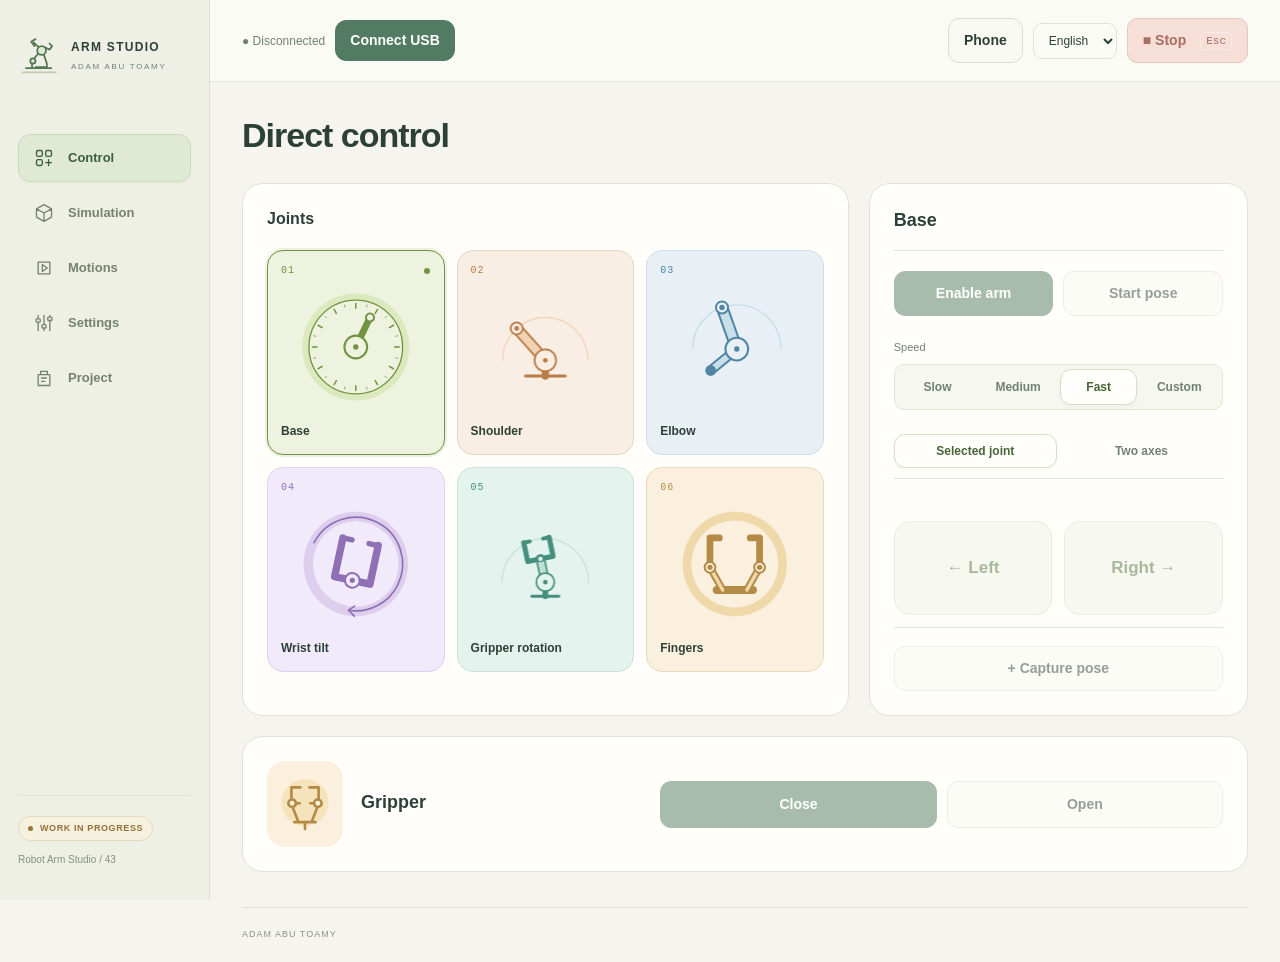
<file: index.html>
<!doctype html>
<html lang="en" dir="ltr">
<head>
<meta charset="utf-8">
<meta name="viewport" content="width=device-width,initial-scale=1">
<meta name="theme-color" content="#f5f4ee">
<title>Robot Arm Studio — Adam Abu Toamy</title>
<link rel="icon" href="assets/favicon.svg">
<link rel="stylesheet" href="interface.css?v=43">
</head>
<body>
<a class="skip-link" href="#mainContent">انتقل للمحتوى</a>
<aside class="sidebar">
<a class="brand" href="#control">
<span class="brand-icon">
<svg viewBox="0 0 48 48" fill="none" stroke="currentColor" stroke-width="2" stroke-linecap="round" stroke-linejoin="round" aria-hidden="true">
<path d="M9 40h29M16 39v-7l11-13-9-8M20 7l-5 3 4 5M30 16l6 3 3-4-3-3M29 23l4 12v4H20">
</path>
<circle cx="27" cy="20" r="5" fill="#e0e9d4">
</circle>
<circle cx="17" cy="32" r="3" fill="#e0e9d4">
</circle>
<path d="M5 45h38" stroke="#c0cdb1">
</path>
</svg>
</span>
<div>
<strong>ARM STUDIO</strong>
<small>ADAM ABU TOAMY</small>
</div>
</a>
<nav aria-label="الصفحات">
<button data-page="control" class="nav-item">
<span aria-hidden="true">
<svg viewBox="0 0 24 24" fill="none" stroke="currentColor" stroke-width="1.6" stroke-linecap="round" stroke-linejoin="round" aria-hidden="true">
<rect x="3" y="3" width="7" height="7" rx="2">
</rect>
<rect x="14" y="3" width="7" height="7" rx="2">
</rect>
<rect x="3" y="14" width="7" height="7" rx="2">
</rect>
<path d="M14 17.5h7m-3.5-3.5v7">
</path>
</svg>
</span>
<b>التحكم</b>
</button>
<button data-page="simulation" class="nav-item">
<span aria-hidden="true">
<svg viewBox="0 0 24 24" fill="none" stroke="currentColor" stroke-width="1.6" stroke-linecap="round" stroke-linejoin="round" aria-hidden="true">
<path d="m12 2 9 5-9 5-9-5 9-5Zm-9 5v10l9 5 9-5V7M12 12v10">
</path>
</svg>
</span>
<b>المحاكاة</b>
</button>
<button data-page="library" class="nav-item">
<span aria-hidden="true">
<svg viewBox="0 0 24 24" fill="none" stroke="currentColor" stroke-width="1.6" stroke-linecap="round" stroke-linejoin="round" aria-hidden="true">
<path d="M5 5h14v14H5z">
</path>
<path d="m10 8 6 4-6 4V8Z">
</path>
</svg>
</span>
<b>الحركات</b>
</button>
<button data-page="settings" class="nav-item">
<span aria-hidden="true">
<svg viewBox="0 0 24 24" fill="none" stroke="currentColor" stroke-width="1.6" stroke-linecap="round" stroke-linejoin="round" aria-hidden="true">
<path d="M5 3v18M12 3v18M19 3v18">
</path>
<rect x="2.5" y="7" width="5" height="4" rx="1" fill="#eef0e5">
</rect>
<rect x="9.5" y="14" width="5" height="4" rx="1" fill="#eef0e5">
</rect>
<rect x="16.5" y="5" width="5" height="4" rx="1" fill="#eef0e5">
</rect>
</svg>
</span>
<b>الإعدادات</b>
</button>
<button data-page="project" class="nav-item">
<span aria-hidden="true">
<svg viewBox="0 0 24 24" fill="none" stroke="currentColor" stroke-width="1.6" stroke-linecap="round" stroke-linejoin="round" aria-hidden="true">
<path d="M5 8h14v13H5zM8 8V4h8v4M9 12h6M9 16h4">
</path>
</svg>
</span>
<b>المشروع</b>
</button>
</nav>
<div class="sidebar-bottom">
<span class="wip">قيد التطوير</span>
<p>Robot Arm Studio / 43</p>
</div>
</aside>
<div class="app-shell">
<header class="topbar">
<div class="connection-group">
<span id="badge" class="badge">● غير متصل</span>
<select id="usbPort" aria-label="منفذ USB" hidden="">
</select>
<button id="refreshPorts" title="تحديث المنافذ" hidden="">↻</button>
<button id="connect" class="primary">اتصال USB</button>
<button id="disconnect" disabled="">فصل</button>
</div>
<div class="topbar-actions">
<button id="phoneAccess">الهاتف</button>
<select id="languageSelect" aria-label="اللغة">
<option value="en">English</option>
<option value="ar">العربية</option>
</select>
<button id="stop" class="stop-button" disabled="">■ إيقاف <kbd>Esc</kbd>
</button>
</div>
</header>
<main id="mainContent">
<div id="status" role="status" aria-live="polite" hidden="">
</div>
<section id="page-control" class="page">
<div class="page-heading">
<div>

<h1>التحكم المباشر</h1>
</div>

</div>
<div class="control-layout">
<section class="panel axes-panel">
<div class="panel-heading">
<h2>المفاصل</h2>
</div>
<div class="axis-list">
<div id="view0" class="axis-tile">
<button id="joint0" class="axis-button">
<span class="axis-index">01</span>
<canvas class="joint-canvas" aria-hidden="true">
</canvas>
<span class="axis-info">
<b>القاعدة</b>
<small id="a0">غير متصل</small>
</span>
</button>
</div>
<div id="view1" class="axis-tile">
<button id="joint1" class="axis-button">
<span class="axis-index">02</span>
<canvas class="joint-canvas" aria-hidden="true">
</canvas>
<span class="axis-info">
<b>الكتف</b>
<small id="a1">غير متصل</small>
</span>
</button>
</div>
<div id="view2" class="axis-tile">
<button id="joint2" class="axis-button">
<span class="axis-index">03</span>
<canvas class="joint-canvas" aria-hidden="true">
</canvas>
<span class="axis-info">
<b>الكوع</b>
<small id="a2">غير متصل</small>
</span>
</button>
</div>
<div id="view3" class="axis-tile">
<button id="joint3" class="axis-button">
<span class="axis-index">04</span>
<canvas class="joint-canvas" aria-hidden="true">
</canvas>
<span class="axis-info">
<b>إمالة الرسغ</b>
<small id="a3">غير متصل</small>
</span>
</button>
</div>
<div id="view4" class="axis-tile">
<button id="joint4" class="axis-button">
<span class="axis-index">05</span>
<canvas class="joint-canvas" aria-hidden="true">
</canvas>
<span class="axis-info">
<b>دوران المقبض</b>
<small id="a4">غير متصل</small>
</span>
</button>
</div>
<div id="view5" class="axis-tile">
<button id="joint5" class="axis-button">
<span class="axis-index">06</span>
<canvas class="joint-canvas" aria-hidden="true">
</canvas>
<span class="axis-info">
<b>الأصابع</b>
<small id="a5">غير متصل</small>
</span>
</button>
</div>
</div>
</section>
<section class="panel motion-panel">
<div class="panel-heading">
<h2 id="jointTitle">القاعدة</h2>

</div>
<div class="activation">
<button id="armAll" disabled="" class="primary">تفعيل الذراع</button>
<button id="center" disabled="">وضع البداية</button>
</div>
<label class="control-label">السرعة</label>
<div class="speeds segmented">
<button data-speed="100">هادئة</button>
<button data-speed="250">متوسطة</button>
<button data-speed="450" class="selected">سريعة</button>
<button id="manualToggle" aria-expanded="false" aria-controls="manualSpeed" aria-pressed="false">مخصصة</button>
</div>
<div id="manualSpeed" class="range-box" hidden="">
<div class="row between">
<label for="speedSlider">سرعة المفصل</label>
<output id="speedValue" dir="ltr">450 µs/s</output>
</div>
<input id="speedSlider" type="range" min="50" max="4000" step="50" value="450">
<span id="speedCap" class="mono" hidden="">4000 µs/s</span>
</div>
<div class="mode-switch segmented">
<button data-jog-mode="joint" class="selected">المفصل المحدد</button>
<button data-jog-mode="dual">محوران معًا</button>
</div>
<div id="singleJog">
<div class="directions">
<button id="left" class="drive" disabled="">↶ اتجاه 1</button>
<button id="right" class="drive" disabled="">اتجاه 2 ↷</button>
</div>

</div>
<div id="dualJog" hidden="">
<div class="dpad">
<button data-arrow="ArrowUp" aria-label="أعلى">↑</button>
<button data-arrow="ArrowLeft" aria-label="يسار">←</button>
<button data-arrow="ArrowDown" aria-label="أسفل">↓</button>
<button data-arrow="ArrowRight" aria-label="يمين">→</button>
</div>
<div class="keyboard-strip">
<span id="mappingLR">
</span>
<span id="mappingUD">
</span>
<button id="cycleAxis">تبديل المحور</button>
</div>
</div>
<div class="capture-bar">
<button id="capture" disabled="">+ حفظ وضعية</button>
</div>
</section>
<section class="panel grip-panel">
<div class="panel-heading">
<h2>المقبض</h2>

</div>
<div class="grip-symbol" aria-hidden="true">
<svg viewBox="0 0 90 90" fill="none" stroke="currentColor" stroke-width="3.5" stroke-linecap="round" stroke-linejoin="round" aria-hidden="true">
<circle cx="45" cy="43" r="31" fill="#f5e3bb" stroke="none">
</circle>
<path d="M31 69h28M36 68l-9-23V23h12M54 68l9-23V23H51">
</path>
<path d="M28 44h10m14 0h10M45 69v9">
</path>
<circle cx="28" cy="44" r="5" fill="#fbf0de">
</circle>
<circle cx="62" cy="44" r="5" fill="#fbf0de">
</circle>
</svg>
</div>
<div class="stack">
<button id="grip" class="primary" disabled="">إمساك</button>
<button id="openFast" disabled="">فتح</button>
</div>

</section>
</div>
</section>
<section id="page-simulation" class="page workspace-page" hidden="">
<div class="workspace-layout">
<section class="panel xyz-card">
<div class="row">
<h2>مساحة الحركة</h2>
<button id="xyzFront">أمامي</button>
<button id="xyzSide">جانبي</button>
<button id="xyzTop">علوي</button>
<button id="xyzReset">منظور</button>
<span class="preview-kind" id="previewKindBadge" hidden="">عرض توضيحي</span>
</div>
<div id="xyzStage">
<canvas id="stlCanvas" aria-label="الروبوت من STL داخل مساحة XYZ">
</canvas>
<span id="xyzAxisX" class="xyz-axis">X</span>
<span id="xyzAxisY" class="xyz-axis">Y</span>
<span id="xyzAxisZ" class="xyz-axis">Z</span>
<div id="xyzHud" hidden="">mm</div>
</div>
<details id="xyzDiagnostic" hidden="">
<summary>تشخيص الوصول · 39</summary>
<pre id="xyzDiagnosticText" dir="ltr" style="white-space:pre-wrap;user-select:text">
</pre>
</details>
<p id="xyzStatus" class="note" role="status" hidden="">
</p>
</section>
<aside class="xyz-target">
<h2>نقطة الهدف</h2>

<div class="row">
<button id="xyzArm">وضع البداية</button>
<button id="xyzPreview">معاينة</button>
<button id="xyzGo" class="primary" disabled="">انتقال</button>
<button id="xyzStop" class="danger" hidden="">■ إيقاف</button>
</div>
<details class="position-options" id="positionOptions">
<summary>خيارات متقدمة</summary>
<div class="xyz-controls">
<label>مستوى الاختيار<select id="xyzPlane">
<option value="z">XY · ارتفاع Z</option>
<option value="y">XZ · عمق Y</option>
<option value="x">YZ · موضع X</option>
</select>
</label>
<label class="xyz-depth">المستوى <b id="xyzSliceValue">200 mm</b>
<input id="xyzSlice" type="range" min="0" max="500" value="200" step="1">
</label>
<label>X<input id="xyzX" type="number" step="1" value="130" min="-400" max="400">
</label>
<label>Y<input id="xyzY" type="number" step="1" value="65" min="-400" max="400">
</label>
<label>Z<input id="xyzZ" type="number" step="1" value="200" min="0" max="500">
</label>
</div>
<label>زمن مطلوب / ث<input id="xyzDuration" type="number" min="2" max="30" step="1" value="6">
</label>
<label>
<input id="xyzAutoWrist" type="checkbox" checked=""> إعادة توجيه الرسغ تلقائيًا</label>
<label>
<input id="xyzHold" type="checkbox"> تثبيت الحمل</label>
<span id="xyzModelStatus" class="muted">جارٍ تحميل نموذج STL…</span>
</details>
</aside>
</div>
<canvas id="robotCanvas" hidden="">
</canvas>
<div hidden="">
<button id="viewFront">
</button>
<button id="viewSide">
</button>
<button id="viewReset">
</button>
<input id="simFollow" type="checkbox" checked="">
<button id="simStop">
</button>
<span id="simState">
</span>
</div>
</section>
<section id="page-library" class="page" hidden="">
<section class="panel">
<div class="row">
<h2>حركاتي</h2>
<button id="newRoutine" class="primary">+ حركة جديدة</button>
</div>
<div id="libraryCards" class="library-grid">
</div>
</section>
</section>
<section id="page-editor" class="page" hidden="">
<div class="page-heading">
<button data-page="library">← الحركات المحفوظة</button>
<span class="caption">محرّر الحركات</span>
</div>
<section class="panel">
<div class="row">
<h2>محرّر الحركات</h2>
<span id="sequenceStatus">0 وضعيات</span>
</div>
<div class="routineBar editor">
<input id="routineName" maxlength="60" placeholder="اسم الحركة" aria-label="اسم الحركة">
<button id="save">حفظ الحركة</button>
<select id="saved" aria-label="الحركات المحفوظة">
<option value="">الحركات المحفوظة…</option>
</select>
<button id="load">تحميل</button>
</div>
<div class="field">
<label for="pathMode">طريقة الانتقال</label>
<select id="pathMode">
<option value="flow">انسيابي</option>
<option value="pauses">مع توقف</option>
<option value="steps">خطوة بخطوة</option>
</select>
</div>
<div class="manual-speed">
<div class="speed-heading">
<label for="playbackRate">سرعة الحركات المحفوظة</label>
<output id="playbackRateValue" for="playbackRate" dir="ltr">1×</output>
</div>
<input id="playbackRate" type="range" min="0.25" max="4" step="0.25" value="1" aria-label="سرعة تشغيل الحركات المحفوظة">
<div class="row">
</div>
<p>
<label>
<input id="scalePauses" type="checkbox"> تغيير سرعة الوقفات أيضًا</label>
</p>
</div>
<ol id="poses" class="poses">
</ol>
<div id="empty" class="empty">لا توجد وضعيات.</div>
<div class="toolbar" style="margin-top:18px">
<button id="play" class="primary" disabled="">▶ تشغيل</button>
<button id="clear">مسح القائمة</button>
<button id="export">تصدير</button>
<button id="import">استيراد</button>
<input id="importFile" type="file" accept=".json,application/json" hidden="">
</div>
</section>
</section>
<section id="page-settings" class="page settings-page" hidden="">
<div class="page-heading">
<h1>الإعدادات</h1>
</div>



<div class="settings-grid settings-basic">
<section class="panel">
<h2>لوحة المفاتيح</h2>

<label class="field">← → / A D<select id="keyLR">
</select>
</label>
<label>
<input id="reverseLR" type="checkbox"> عكس اليمين واليسار</label>
<h3>↑ ↓ / W S · ترتيب التبديل بالزر</h3>
<div id="verticalAxes">
</div>
<label>
<input id="reverseUD" type="checkbox"> عكس الأعلى والأسفل</label>
<div class="field">
<label>Space</label>
<span>فتح / إغلاق سريع</span>
</div>
<div class="field">
<label>Esc</label>
<span>إيقاف الحركة</span>
</div>
</section>
</div>
<details class="advanced-settings" id="advancedSettings">
<summary>إعدادات متقدمة</summary>
<div class="settings-tabs segmented">
<button data-settings-tab="hardware" class="selected">الأجهزة</button>
<button data-settings-tab="calibration">المعايرة</button>
<button data-settings-tab="connection">الاتصال والتخزين</button>
</div>
<div class="settings-content settings-grid" data-settings-content="hardware">
<section class="panel">
<h2>إعدادات المقبض</h2>
<label>
<input id="holdMG90" type="checkbox"> تثبيت الحمل بمحركات MG90S</label>
<p class="note">أوقف الحركة واسند الحمل قبل إلغاء التثبيت. تفعيله قد يسبب ضغطًا وسخونة؛ لا يوجد كشف انحشار.</p>
<label class="field">موضع الإغلاق µs<input id="settingsGrip" type="number" min="810" max="1710" step="1">
</label>
<div id="initPanel" class="manual-speed" hidden="">
<b>تهيئة المحرك المحدد</b>
<p class="note">اسند الذراع؛ أول نبضة قد تحرّكه سريعًا.</p>
<label for="initPulse">موضع البداية µs</label>
<input id="initPulse" type="number" min="800" max="2200" step="10" value="1500">
<p>
<label>
<input id="initSupported" type="checkbox"> أسندت الذراع وأستعد للحركة الأولى</label>
</p>
<button id="initialize" class="danger" disabled="">إرسال موضع البداية وتفعيل هذا المحرك</button>
</div>
<details open="" class="advanced-grip">
<button id="arm" class="primary" disabled="">تفعيل المفصل</button>
<label class="field" hidden="">موضع الإغلاق µs<input id="gripTarget" type="number" min="810" max="1710" step="1">
</label>
<div class="stack">
<button id="gripFast" disabled="">إغلاق سريع</button>
<button id="releaseGrip" disabled="">تحرير النبضات</button>
</div>
<p class="caption">تحرير النبضات قد يفلت الحمل</p>
</details>
</section>
<section class="panel">
<h2>حدود الحركة</h2>
<label>المفصل<select id="limitJoint">
</select>
</label>
<label>الحد الأدنى µs<input id="limitMin" type="number" min="500" max="2499" step="25">
</label>
<label>الحد الأعلى µs<input id="limitMax" type="number" min="501" max="2500" step="25">
</label>
<div class="row">
<button id="limitWider">توسيع الطرفين 25 µs</button>
<button id="limitReset">800–2200</button>
<button id="limitApply">حفظ على اللوحة</button>
</div>
<p class="note">حتى 500–2500 بعد المعايرة لكل محرك. احفظ ثم اختبر حركة قصيرة؛ توقف عند الطنين أو نهاية الحركة. الأصابع ثابتة 810–1710.</p>
<p class="note">الوضع الافتراضي يحرّر MG90S بعد 0.75 ثانية من ثبات الأمر. قد يرتخي المفصل أو يفلت الحمل.</p>
</section>
<section class="panel engineering-readings">
<h2>حالة المحركات</h2>
<div class="engineering-rows">
<div class="row between">
<span>القاعدة</span>
<strong id="p0" dir="ltr">—</strong>
<progress id="bar0" max="1400" value="0">
</progress>
</div>
<div class="row between">
<span>الكتف</span>
<strong id="p1" dir="ltr">—</strong>
<progress id="bar1" max="1400" value="0">
</progress>
</div>
<div class="row between">
<span>الكوع</span>
<strong id="p2" dir="ltr">—</strong>
<progress id="bar2" max="1400" value="0">
</progress>
</div>
<div class="row between">
<span>إمالة الرسغ</span>
<strong id="p3" dir="ltr">—</strong>
<progress id="bar3" max="1400" value="0">
</progress>
</div>
<div class="row between">
<span>دوران المقبض</span>
<strong id="p4" dir="ltr">—</strong>
<progress id="bar4" max="1400" value="0">
</progress>
</div>
<div class="row between">
<span>الأصابع</span>
<strong id="p5" dir="ltr">—</strong>
<progress id="bar5" max="1400" value="0">
</progress>
</div>
</div>
<span id="jointRange" class="mono">800 — 2200 µs</span>
</section>
</div>
<div class="settings-content settings-grid" data-settings-content="calibration" hidden="">
<section class="panel">
<h2>الرسم والمحاكاة</h2>
<label class="field">المفصل<select id="visualJoint">
</select>
</label>
<label>
<input type="checkbox" id="visualFlip"> عكس اتجاه الرسم والمحاكاة</label>
<p class="note">يشمل نموذج 3D والرسومات الصغيرة. يظهر الفرق عند تحريك المفصل؛ وضع الأساس لا يتغيّر.</p>
<label class="field">الموضع المرجعي µs<input id="simZero" type="number" min="800" max="2200">
</label>
<label class="field">حجم الحركة في الرسم / %<input id="simRange" type="number" min="10" max="200" step="5">
</label>
<button id="simCalibrate">مطابقة الوضع المرجعي مع الأمر الحالي</button>
<p class="note">المحاكاة تتبع الأوامر؛ لا تقيس الزوايا الحقيقية.</p>
</section>
<details id="xyzDirections" class="panel" open="">
<summary>عكس اتجاه المحاكاة</summary>
<div class="xyz-direction-grid">
<label>
<input id="xyzFlip0" type="checkbox"> 1 · القاعدة</label>
<label>
<input id="xyzFlip1" type="checkbox"> 2 · الكتف</label>
<label>
<input id="xyzFlip2" type="checkbox"> 3 · الكوع</label>
<label>
<input id="xyzFlip3" type="checkbox"> 4 · إمالة الرسغ</label>
<label>
<input id="xyzFlip4" type="checkbox"> 5 · دوران المقبض</label>
<label>
<input id="xyzFlip5" type="checkbox"> 6 · الأصابع</label>
</div>
<p class="note">العكس موحّد مع الإعدادات. يظهر الفرق عند تحريك المفصل؛ وضع الأساس يبقى ثابتًا.</p>
</details>
<details id="xyzCalibration" open="" class="panel calibration-panel">
<summary>معايرة الإحداثيات <span id="xyzCalCount">0 / 5</span>
</summary>
<p class="note">لكل مفصل: حرّكه إلى وضعين معلومين، وطابق زاوية النموذج مع الواقع ثم احفظ النبضة والزاوية لكل وضع. المعاينة تعمل قبل المعايرة؛ الحركة إلى نقطة تحتاج معايرة المحاور الخمسة.</p>
<div class="row">
<label>المفصل<select id="xyzCalJoint">
</select>
</label>
<label>زاوية النموذج للمعايرة <span id="xyzCalAngleValue">0°</span>
<input id="xyzCalAngle" type="range" min="-180" max="180" step="1" value="0">
</label>
<button id="xyzCaptureA">تسجيل الوضع A</button>
<button id="xyzCaptureB">تسجيل الوضع B</button>
<button id="xyzReference">عرض وضع ملف STL</button>
<button id="xyzFollow">متابعة أوامر الروبوت</button>
</div>
<div class="xyz-cal-scroll">
<table class="xyz-cal-table">
<thead>
<tr>
<th>المفصل</th>
<th>نبضة A µs</th>
<th>زاوية A °</th>
<th>نبضة B µs</th>
<th>زاوية B °</th>
<th>طابقت الواقع</th>
</tr>
</thead>
<tbody id="xyzCalRows">
</tbody>
</table>
</div>
<div class="row">
<label>تصحيح القبضة X mm<input id="xyzToolX" type="number" min="-100" max="100" value="0">
</label>
<label>Y mm<input id="xyzToolY" type="number" min="-100" max="100" value="0">
</label>
<label>Z mm<input id="xyzToolZ" type="number" min="-100" max="100" value="0">
</label>
<button id="xyzSaveCalibration">حفظ المعايرة</button>
</div>
<p class="note">زاوية الكتف تُقاس مع الجزء الواقف تحته، والكوع بين قطعتي الذراع. الأرقام هنا نسبة لمرجع المفصل المستقيم، لا لوضع ملف STL المطوي. حفظ المعايرة لا يحرك الروبوت. تثبيت الحمل يبقي العزم وقد يسبب ضغطًا وسخونة.</p>
</details>
</div>
<div class="settings-content settings-grid" data-settings-content="connection" hidden="">
<section class="panel">
<h2>الهاتف والتخزين</h2>
<div id="phoneSetup">
<p>شغّل START_WINDOWS.bat على الكمبيوتر.</p>
</div>
<div id="storageState" class="badge">جارٍ فتح قاعدة البيانات</div>
<button id="refreshLibrary">تحديث الحركات</button>
</section>
<details>
<summary>سجل الاتصال</summary>
<pre id="log">
</pre>
</details>
</div>
</details>
</section>
<section id="page-project" class="page" hidden="">
<div class="project-hero">
<div>
<p class="overline">ADAM ABU TOAMY · ROBOTICS</p>
<h1>ذراع أبنيها وأطوّرها</h1>
<p>أطوّر ذراعًا روبوتية مطبوعة ثلاثيًا تجمع بين التجميع الميكانيكي والإلكترونيات والبرمجة. بدأت بتصميم جاهز اشتريته للطباعة، ثم بنيت حوله تجهيزاتي وبرنامج التحكم الخاص بي، بهدف الوصول إلى ذراع تستطيع التقاط أجسام ونقلها بشكل متكرر.</p>
<span class="wip">قيد التطوير</span>
</div>
<div class="project-mark" aria-hidden="true">
<svg viewBox="0 0 48 48" fill="none" stroke="currentColor" stroke-width="2" stroke-linecap="round" stroke-linejoin="round" aria-hidden="true">
<path d="M9 40h29M16 39v-7l11-13-9-8M20 7l-5 3 4 5M30 16l6 3 3-4-3-3M29 23l4 12v4H20">
</path>
<circle cx="27" cy="20" r="5" fill="#e0e9d4">
</circle>
<circle cx="17" cy="32" r="3" fill="#e0e9d4">
</circle>
<path d="M5 45h38" stroke="#c0cdb1">
</path>
</svg>
</div>
</div>
<p class="source-credit">
<span>صاحب تصميم ملف الطباعة الأساسي:</span> <a href="https://cults3d.com/en/3d-model/gadget/brazo-robotico-con-arduino-step-files-robotic-arm-guardar-reproducir-export" target="_blank" rel="noopener">
<strong>FABRI_CREATOR</strong>
</a>
<span> — اشتريت التصميم عبر Cults3D؛ تطوير هذا المشروع وتعديلاته من Adam Abu Toamy.</span>
</p>
<section class="panel project-section">
<h2>فكرة المشروع</h2>
<p>الفكرة هي بناء نظام متكامل: ذراع حقيقية على الطاولة، وواجهة بسيطة لتحريكها وتسجيل حركاتها، ثم إضافة الرؤية كي تتعرف إلى الجسم وتحدد موضعه وتقترب منه وتمسكه. التحكم اليدوي والحركات المحفوظة هما الأساس الذي أستخدمه قبل الانتقال إلى المهام الآلية.</p>
<p>أستخدم المشروع لتطوير مهاراتي في ربط البرمجيات بالعالم الحقيقي: كيف يتحول أمر من المتصفح إلى حركة، وكيف تؤثر الميكانيكا والتغذية والمعايرة في النتيجة. لذلك أعمل على الهيكل والإلكترونيات والتحكم معًا، وأقيس التحسن على الروبوت نفسه.</p>
</section>
<section class="panel project-section">
<h2>ما الذي عدّلته وطوّرته؟</h2>
<ul class="project-list">
<li>
<b>البناء الميكانيكي</b>
<span>عدّلت أجزاء ومواضع تثبيت لتناسب القطع التي أستخدمها. أراجع الأرجل والقاعدة لتجميع الإلكترونيات وتنظيم الأسلاك، وأطوّر حامل كاميرا منخفضًا يتجه نحو منطقة عمل المقبض. هذه التعديلات ما زالت نماذج قيد التجربة والتحسين.</span>
</li>
<li>
<b>القطع والتوصيلات</b>
<span>استخدمت ESP32-S3 مع مشغّل PCA9685، ومحركات من فئات 20 kg·cm وMG995 وMG90S، وتغذية 5 V / 10 A. شمل العمل تركيب المحركات والتوصيلات ومطابقة اتجاه الحركة مع الواجهة ومعايرة التجميع.</span>
</li>
<li>
<b>برنامج التحكم</b>
<span>طوّرت واجهة عربية وإنجليزية للتحكم بالمفاصل والمقبض واختيار السرعة، مع اتصال محلي بالكمبيوتر وخيار فتح التحكم من الهاتف. أعمل على جعل التشغيل اليومي واضحًا، مع إبقاء الضبط الفني منفصلًا عنه.</span>
</li>
<li>
<b>تسجيل الحركات</b>
<span>يمكن تسجيل وضعيات الذراع وترتيبها وتسميتها وحفظها كحركة، ثم إعادة تشغيلها مع ضبط الزمن والسرعة. تُحفظ الحركات في قاعدة بيانات محلية، ويمكن استيرادها وتصديرها.</span>
</li>
<li>
<b>النموذج والمحاكاة</b>
<span>أضفت رسومات للمفاصل ومعاينة للذراع ومساحة لاختيار نقطة مستهدفة، مع نموذج لحساب الحركة ومعايرتها. المعاينة تتبع الأوامر المطلوبة وليست قراءة من حساسات لزوايا الذراع.</span>
</li>
</ul>
</section>
<section class="panel project-section">
<h2>كيف يعمل النظام؟</h2>
<p>ترسل الواجهة طلب الحركة إلى برنامج محلي على الكمبيوتر، فيمرره عبر USB إلى ESP32-S3. يوجّه المتحكم لوحة PCA9685 التي تتحكم بالمحركات. عند استخدام الهاتف، يتصل الهاتف بالبرنامج نفسه عبر الشبكة المحلية؛ تبقى الذراع موصولة بالكمبيوتر.</p>
<p>الحركة المحفوظة هي سلسلة وضعيات وأزمنة انتقال. يحفظ البرنامج هذه السلسلة ويعيد إرسالها عند التشغيل، بدل أن يضطر المستخدم إلى إعادة كل حركة يدويًا. يفصل هذا التنظيم بين واجهة الاستخدام وحساب الحركة وتنفيذها على العتاد.</p>
</section>
<section class="panel project-section">
<h2>أين وصل المشروع؟</h2>
<p>يحتوي الموقع على محاكي تفاعلي لاختيار نقطة هدف داخل مساحة XYZ ومعاينة وضعية وصول الذراع إليها. تحسب الحركيات العكسية (IK) وضعية المفاصل، ويستخدم مخطّط المسار خوارزمية A* ضمن خريطة مسارات PRM عند الحاجة إلى مسار غير مباشر. بدأ العمل على كاميرا ESP32-CAM وقواعد تثبيتها، وهي قيد التجربة.</p>
<p>الذراع مجمّعة، والتحكم اليدوي والحركات المحفوظة ومعاينة الحركة موجودة في البرنامج. أواصل تحسين الملاءمة الميكانيكية وسلاسة الحركة والمعايرة، واختبار أداء القطع معًا على التجميع الفعلي.</p>
<p>ما زال المشروع قيد العمل: لم يكتمل الالتقاط الآلي بالرؤية، ولا يوجد حاليًا قياس مباشر لزوايا المفاصل أو قوة الإمساك. لا أدّعي دقة ملليمترية مثبتة؛ دقة الوصول وثباته تُقيّمان بالتجربة على الروبوت.</p>
</section>
<section class="panel project-section">
<h2>الخطوات القادمة</h2>
<ul class="project-roadmap">
<li>
<b>1 · تثبيت البناء</b>
<span>تحسين الأرجل والقاعدة وإدارة الأسلاك، وفحص التغذية وتكرار الوصول إلى نقاط معلومة.</span>
</li>
<li>
<b>2 · مطابقة النموذج</b>
<span>مطابقة الحركة المحسوبة مع حركة الذراع الفعلية، ثم تحسين الانتقال بين الوضعيات واختيار المسارات المناسبة.</span>
</li>
<li>
<b>3 · تجهيز الرؤية</b>
<span>تثبيت الكاميرا باتجاه منطقة الالتقاط، وتخصيص مسار للكابل، ومعايرة الصورة بالنسبة إلى الذراع وسطح العمل، ثم دمج حساس المسافة.</span>
</li>
<li>
<b>4 · الالتقاط الآلي</b>
<span>تحديد جسم وموضعه، الاقتراب منه، تصحيح المحاذاة، ثم الإمساك والنقل والتحقق من النتيجة. أبدأ بحلول رؤية بسيطة، وأقيّم التعلم الآلي عند وجود مهمة وبيانات تستدعيه.</span>
</li>
</ul>
</section>
<section class="panel project-section">
<div class="panel-heading">
<h2>صور وفيديو المشروع</h2>
<div id="projectMediaControls" hidden="">
<label class="button" for="projectMediaFiles">+ إضافة صور أو فيديو</label>
<input id="projectMediaFiles" type="file" accept="image/jpeg,image/png,image/webp,video/mp4,video/webm" multiple="" hidden="" disabled="">
</div>
</div>
<div id="mediaGallery" class="media-gallery">
</div>
<p id="mediaStatus" class="caption" role="status">لم تُضف صور أو فيديو بعد.</p>
</section>
</section>
<footer>
<span>ADAM ABU TOAMY</span>
<span id="saveState" hidden="">
</span>
</footer>
</main>
</div>
<script src="i18n.js?v=43">
</script>
<script src="robot-view.js?v=43">
</script>
<script src="controller.js?v=43">
</script>
<script src="studio.js?v=43">
</script>
<script src="kinematics.js?v=43">
</script>
<script src="preview-model.js?v=43">
</script>
<script src="planner.js?v=43">
</script>
<script src="cartesian.js?v=43">
</script>
<script src="interface.js?v=43">
</script>
<script src="project-media.js?v=43">
</script>
<dialog id="phoneDialog" class="phone-dialog">
<div class="panel-heading">
<h2>استخدام الهاتف</h2>
<button id="closePhoneDialog" aria-label="إغلاق">×</button>
</div>
<p id="phoneSharingStatus" class="caption" role="status">
</p>
<div id="phoneShareDetails" hidden="">
<p class="caption">الهاتف والكمبيوتر على شبكة Wi-Fi نفسها</p>
<img id="phoneQr" alt="رابط الهاتف" class="phone-qr">
<div id="phoneLinks">
</div>
<p>
<span>رمز الاقتران: </span>
<strong id="phonePin" class="mono">
</strong>
</p>
</div>
<div class="row">
<button id="enablePhone" class="primary">تفعيل استخدام الهاتف</button>
<button id="disablePhone" class="danger" hidden="">إيقاف مشاركة الهاتف</button>
</div>
</dialog>
<script src="phone-access.js?v=43">
</script>

</body>
</html>
</file>
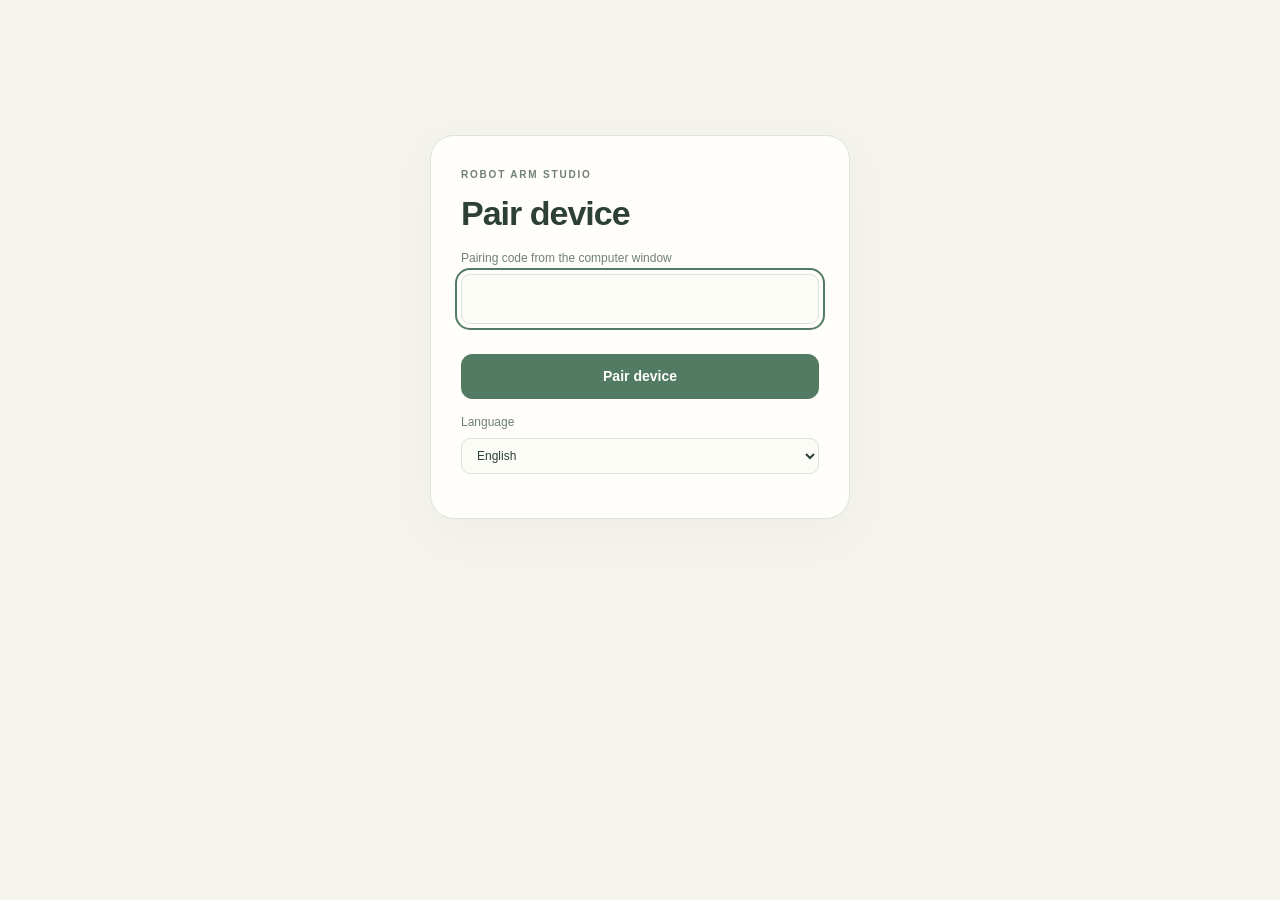
<file: pair.html>
<!doctype html><html lang="en" dir="ltr"><head><meta charset="utf-8"><meta name="viewport" content="width=device-width,initial-scale=1"><link rel="stylesheet" href="interface.css?v=43"><link rel="icon" href="assets/favicon.svg"><title>Pair — Robot Arm Studio</title></head><body><form class="paired-form"><p class="overline">ROBOT ARM STUDIO</p><h1>اقتران</h1><label class="field">رمز الاقتران من نافذة الكمبيوتر<input id="pairCode" inputmode="numeric" pattern="[0-9]{6}" maxlength="6" required autofocus autocomplete="one-time-code"></label><button class="primary" type="submit">اقتران</button><p id="pairError" class="caption" role="alert"></p><label class="field">اللغة<select id="pairLanguage"><option value="en">English</option><option value="ar">العربية</option></select></label></form><script src="i18n.js?v=43"></script><script src="pair.js?v=43"></script></body></html>
</file>
<file: interface.css>
:root {
  color-scheme:light;
  --bg:#f5f4ee;
  --panel:#fffefa;
  --raised:#eeeee7;
  --line:#dfe3d9;
  --ink:#2d4037;
  --muted:#718075;
  --accent:#537b63;
  --danger:#bd5549;
  font-family:Inter,'Segoe UI',Tahoma,sans-serif;
  font-size:14px
}
* {
  box-sizing:border-box
}
[hidden] {
  display:none!important
}
body {
  margin:0;
  background:var(--bg);
  color:var(--ink);
  line-height:1.5;
  -webkit-font-smoothing:antialiased
}
button,input,select {
  font:inherit
}
button,.button {
  border:1px solid #d8dfd0;
  background:#f8f9f2;
  color:var(--ink);
  border-radius:11px;
  padding:11px 15px;
  font-weight:600;
  cursor:pointer;
  transition:background .16s,border-color .16s,box-shadow .16s,transform .16s;
  white-space:nowrap
}
button:hover:enabled,.button:hover {
  background:#eaf0e5;
  border-color:#9eb59f
}
button:disabled {
  opacity:.5;
  cursor:not-allowed
}
button:focus-visible,input:focus-visible,select:focus-visible,a:focus-visible,summary:focus-visible {
  outline:2px solid var(--accent);
  outline-offset:4px
}
.primary {
  color:#ffffff;
  background:var(--accent);
  border-color:var(--accent);
  font-weight:700
}
.primary:hover:enabled {
  background:#42694f;
  border-color:#42694f
}
.danger {
  color:#ad493d;
  border-color:#e4bfb5;
  background:#fff0e9
}
input,select {
  background:#fcfcf7;
  color:var(--ink);
  border:1px solid var(--line);
  border-radius:6px;
  padding:9px 11px;
  min-width:0
}
input[type=checkbox] {
  accent-color:var(--accent);
  width:16px;
  height:16px;
  vertical-align:middle
}
input[type=range] {
  padding:0;
  accent-color:var(--accent);
  width:100%;
  direction:ltr
}
input[type=number] {
  direction:ltr;
  text-align:start;
  width:100%
}
h1,h2,h3,p {
  margin-top:0
}
h1 {
  font-size:34px;
  font-weight:650;
  line-height:1.25;
  letter-spacing:-1px;
  margin-bottom:8px
}
h2 {
  font-size:16px;
  font-weight:650;
  line-height:1.4;
  margin-bottom:14px
}
h3 {
  font-size:14px
}
a {
  color:var(--accent);
  text-decoration:none
}
a:hover {
  text-decoration:underline
}
p {
  line-height:1.7
}
kbd {
  font:11px ui-monospace,monospace;
  border:1px solid #d6ddd1;
  padding:2px 5px;
  border-radius:4px;
  color:var(--muted)
}
.mono,output,.number {
  font-family:'Cascadia Code',ui-monospace,monospace;
  direction:ltr
}
.muted,.subtle,.caption,.note,small {
  color:var(--muted)
}
.caption,.note {
  font-size:12px;
  line-height:1.65
}
.caption {
  margin:10px 0 0
}
.overline {
  text-transform:uppercase;
  font-size:10px;
  font-weight:700;
  letter-spacing:1.8px;
  color:var(--muted);
  margin:0 0 9px
}
.sidebar {
  position:fixed;
  inset-block:0;
  inset-inline-start:0;
  width:210px;
  background:#eef0e5;
  border-inline-end:1px solid #dce1d1;
  display:flex;
  flex-direction:column;
  padding:32px 18px;
  z-index:30
}
.brand {
  display:flex;
  gap:11px;
  align-items:center;
  color:var(--ink);
  margin-bottom:58px;
  direction:ltr
}
.brand:hover {
  text-decoration:none
}
.brand-icon {
  display:grid;
  place-items:center;
  width:42px;
  height:44px;
  color:#557753;
  flex:none
}
.brand strong {
  font-size:12px;
  letter-spacing:1.3px
}
.brand small {
  font-size:8px;
  letter-spacing:1.7px;
  display:block;
  margin-top:4px
}
.sidebar nav {
  display:grid;
  gap:7px
}
.nav-item {
  text-align:start;
  display:flex;
  align-items:center;
  gap:13px;
  padding:13px 14px;
  background:transparent;
  border:1px solid transparent;
  border-radius:12px;
  font-size:13px;
  color:#75836d
}
.nav-item span {
  font-size:20px;
  width:22px;
  text-align:center
}
.nav-item.selected {
  background:#dfe9d3;
  color:#3b603d;
  border-color:#cadbb8;
  box-shadow:0 2px 3px #4e623508
}
.sidebar-bottom {
  margin-top:auto;
  border-top:1px solid var(--line);
  padding-top:20px
}
.sidebar-bottom p {
  font-size:10px;
  color:#879080;
  margin:10px 0 0
}
.wip {
  display:inline-flex;
  align-items:center;
  gap:7px;
  font-size:9px;
  letter-spacing:.6px;
  text-transform:uppercase;
  font-weight:700;
  color:#947238;
  background:#f6f0df;
  border:1px solid #e5dabe;
  padding:5px 9px;
  border-radius:20px
}
.wip:before {
  content:'';
  width:5px;
  height:5px;
  border-radius:50%;
  background:#987538
}
.app-shell {
  margin-inline-start:210px
}
.topbar {
  min-height:82px;
  position:sticky;
  top:0;
  z-index:20;
  background:#fafbf6ed;
  border-bottom:1px solid #e2e6d9;
  backdrop-filter:blur(12px);
  padding:17px 32px;
  display:flex;
  align-items:center;
  justify-content:space-between;
  gap:20px
}
.connection-group,.topbar-actions,.row,.activation,.stack {
  display:flex;
  align-items:center;
  gap:10px;
  flex-wrap:wrap
}
.connection-group select {
  max-width:170px
}
.badge {
  font-size:12px;
  color:var(--muted);
  white-space:nowrap
}
.badge.live {
  color:var(--accent)
}
.topbar .primary {
  padding:9px 14px
}
.topbar #disconnect {
  border:0;
  background:transparent;
  color:var(--muted);
  padding-inline:5px
}
.topbar-actions {
  flex-wrap:nowrap
}
#languageSelect {
  background:transparent;
  font-size:12px;
  max-width:102px
}
.stop-button {
  background:#b75445;
  border-color:#b75445;
  display:flex;
  gap:14px;
  align-items:center;
  color:#fff;
  min-height:40px;
  opacity:1!important
}
.stop-button:disabled {
  background:#f5dfd7;
  border-color:#e7c6bb;
  color:#a86e61;
  cursor:not-allowed
}
.stop-button kbd {
  color:inherit;
  border-color:#ffffff55
}
.stop-button:hover:enabled {
  background:#a74438
}
main {
  max-width:1560px;
  margin:auto;
  padding:14px 32px 0
}
.page-heading {
  display:flex;
  justify-content:space-between;
  align-items:end;
  gap:20px;
  margin:18px 0 26px
}
.page-heading .subtle {
  font-size:12px
}
.page-heading h1 {
  margin-bottom:0
}
#status {
  padding:7px 0 7px 11px;
  border-inline-start:2px solid #cbd8bd;
  color:var(--muted);
  font-size:11px;
  min-height:30px;
  margin-bottom:6px
}
html[dir=rtl] #status {
  padding:10px 12px 10px 0
}
.panel {
  padding:24px;
  border:1px solid #dfe4d6;
  background:var(--panel);
  border-radius:21px;
  box-shadow:0 3px 8px #40552c03;
  min-width:0
}
.panel-heading {
  display:flex;
  align-items:center;
  justify-content:space-between;
  gap:12px;
  margin-bottom:20px
}
.panel-heading h2 {
  margin:0
}
.panel-heading .mono {
  font-size:11px;
  color:var(--muted)
}
.control-layout {
  display:grid;
  grid-template-columns:minmax(0,1.6fr) minmax(320px,1fr);
  gap:20px;
  align-items:stretch
}
.axis-list {
  display:grid;
  grid-template-columns:repeat(3,minmax(0,1fr));
  gap:12px
}
.axis-button {
  width:100%;
  min-width:0;
  height:100%;
  text-align:start;
  display:grid;
  grid-template-columns:1fr auto;
  position:relative;
  padding:14px 13px 18px;
  background:var(--joint-paper);
  border:1px solid var(--joint-edge);
  border-radius:16px;
  white-space:normal;
  overflow:hidden;
  box-shadow:none
}
.axis-button.selected {
  background:var(--joint-paper);
  border-color:var(--joint-color);
  box-shadow:0 0 0 2px var(--joint-ring)
}
.axis-index {
  color:var(--joint-color);
  font:10px ui-monospace,monospace;
  direction:ltr;
  letter-spacing:1px;
  justify-self:start
}
.axis-button.selected .axis-index,.axis-button.selected strong {
  color:var(--joint-color)
}
.axis-info b {
  font-size:12px;
  font-weight:650;
  display:block
}
.axis-info small {
  font-size:9px;
  min-height:14px;
  display:block;
  margin-top:5px;
  color:var(--joint-color)
}
.axis-button strong {
  font:11px ui-monospace,monospace;
  align-self:center;
  color:var(--joint-color)
}
.axis-button progress {
  position:absolute;
  inset-inline:13px;
  bottom:8px;
  width:calc(100% - 26px);
  height:2px;
  accent-color:var(--joint-color);
  border:0;
  opacity:.65
}
.activation {
  margin-bottom:23px
}
.activation button {
  flex:1
}
.control-label {
  font-size:11px;
  color:var(--muted);
  display:block;
  margin:0 0 9px
}
.segmented {
  display:flex;
  border:1px solid #e2e7d9;
  background:#f6f7ef;
  border-radius:10px;
  padding:4px;
  gap:3px
}
.segmented button {
  border-color:transparent;
  background:transparent;
  padding:8px 10px;
  color:var(--muted);
  flex:1;
  font-size:12px
}
.segmented button.selected {
  border-color:#d4dfc8;
  background:#fffefa;
  box-shadow:0 2px 4px #40552c0a;
  color:#466538
}
.range-box,.manual-speed {
  border:1px solid var(--line);
  border-radius:6px;
  padding:14px;
  margin-top:12px
}
.range-box input {
  margin:16px 0
}
.range-box output {
  font-size:12px
}
.range-box>span {
  font-size:10px;
  color:var(--muted)
}
.mode-switch {
  margin:24px 0 16px;
  border:0;
  border-bottom:1px solid var(--line);
  border-radius:0;
  background:transparent;
  padding:0 0 10px
}
.mode-switch button {
  padding:7px
}
.directions {
  display:flex;
  direction:ltr;
  gap:12px;
  margin:26px 0 12px
}
.drive {
  flex:1;
  min-height:94px;
  font-size:17px;
  touch-action:none;
  user-select:none;
  background:#eff3e5;
  border-color:#cfdbbe;
  border-radius:16px;
  color:#55733f
}
.active {
  background:#dae9c8!important;
  border-color:#759b59!important
}
#singleJog>.caption {
  text-align:center;
  font-size:11px
}
.capture-bar {
  margin-top:26px;
  padding-top:18px;
  border-top:1px solid var(--line)
}
.capture-bar button {
  width:100%
}
.capture-bar .caption {
  display:block;
  margin-top:8px;
  text-align:center;
  font-size:10px
}
.dpad {
  direction:ltr;
  display:grid;
  grid-template-columns:repeat(3,58px);
  grid-template-rows:repeat(2,48px);
  gap:7px;
  justify-content:center;
  margin:24px 0
}
.dpad button {
  touch-action:none;
  font-size:22px;
  padding:0
}
.dpad button:nth-child(1) {
  grid-column:2
}
.dpad button:nth-child(2) {
  grid-column:1;
  grid-row:2
}
.dpad button:nth-child(3) {
  grid-column:2;
  grid-row:2
}
.dpad button:nth-child(4) {
  grid-column:3;
  grid-row:2
}
.keyboard-strip {
  display:grid;
  gap:8px;
  color:var(--muted);
  font-size:11px
}
.keyboard-strip span {
  direction:ltr
}
.keyboard-strip button {
  font-size:11px
}
.grip-symbol {
  width:76px;
  height:86px;
  flex:none;
  display:grid;
  place-items:center;
  border-radius:18px;
  background:#fbf0de;
  color:#b48b46
}
.grip-symbol span {
  height:55px;
  width:23px;
  border:4px solid #769277;
  border-top:0;
  position:relative;
  transform:rotate(-8deg)
}
.grip-symbol span:first-child {
  border-right:0
}
.grip-symbol span:last-child {
  border-left:0;
  transform:rotate(8deg)
}
.stack {
  flex-direction:column;
  align-items:stretch
}
.stack button {
  width:100%
}
details {
  margin-top:22px;
  border-top:1px solid var(--line);
  padding-top:14px
}
summary {
  cursor:pointer;
  color:#52694f;
  font-size:12px;
  line-height:1.6
}
.key-hint {
  display:grid;
  grid-template-columns:auto 1fr;
  align-items:center;
  gap:8px;
  margin-top:28px;
  padding-top:16px;
  border-top:1px solid var(--line);
  font-size:10px;
  color:var(--muted)
}
.key-hint kbd {
  justify-self:start
}
.field {
  display:flex;
  flex-direction:column;
  gap:7px;
  margin:14px 0;
  font-size:12px;
  color:var(--muted)
}
.field input,.field select {
  width:100%
}
.between {
  justify-content:space-between
}
footer {
  display:flex;
  justify-content:space-between;
  border-top:1px solid var(--line);
  padding:20px 0;
  margin-top:35px;
  font-size:9px;
  letter-spacing:1px;
  color:#899481
}
.page>section.panel {
  margin-top:24px
}
.workspace-layout {
  display:grid;
  grid-template-columns:minmax(0,1fr) 260px;
  gap:18px;
  margin-top:24px
}
.xyz-card>.row {
  display:flex;
  align-items:center;
  gap:6px;
  flex-wrap:wrap
}
.xyz-card>.row h2 {
  margin:0;
  margin-inline-end:auto
}
.xyz-card>.row button {
  font-size:10px;
  padding:6px 9px
}
.xyz-card>.row .muted {
  width:100%;
  font-size:10px;
  margin-top:6px
}
#xyzStage {
  height:530px;
  position:relative;
  margin-top:16px;
  background:#eef2e9;
  border-radius:6px;
  overflow:hidden
}
#stlCanvas {
  height:100%;
  width:100%;
  display:block;
  touch-action:none
}
.xyz-axis {
  position:absolute;
  font:bold 11px ui-monospace;
  color:#52745d;
  pointer-events:none
}
#xyzHud {
  position:absolute;
  inset-inline-start:14px;
  bottom:12px;
  font:11px ui-monospace;
  color:#687c64;
  pointer-events:none
}
.xyz-target {
  background:var(--panel);
  border:1px solid var(--line);
  padding:22px;
  border-radius:10px
}
.xyz-target label {
  display:flex;
  flex-direction:column;
  gap:7px;
  font-size:11px;
  color:var(--muted);
  margin-bottom:14px
}
.xyz-controls {
  display:grid;
  grid-template-columns:repeat(3,1fr);
  gap:10px
}
.xyz-controls>label:first-child,.xyz-depth {
  grid-column:1/-1
}
.xyz-target .row {
  display:flex;
  flex-direction:column;
  align-items:stretch
}
.xyz-target .row label:has(input[type=checkbox]) {
  flex-direction:row;
  align-items:center
}
.xyz-target .row button {
  width:100%
}
#xyzStatus {
  font-size:12px;
  margin:16px 0 0;
  line-height:1.8
}
#xyzDiagnostic pre {
  font-size:10px;
  max-height:180px;
  overflow:auto
}
.settings-tabs {
  display:flex;
  margin:24px 0;
  max-width:830px
}
.settings-grid {
  display:grid;
  grid-template-columns:repeat(2,minmax(0,1fr));
  gap:18px;
  align-items:start
}
.settings-grid label {
  display:block;
  font-size:12px;
  color:var(--muted);
  margin:14px 0
}
.settings-grid label input:not([type=checkbox]),.settings-grid label select {
  display:block;
  width:100%;
  margin-top:8px
}
.settings-grid h3 {
  margin:22px 0 10px
}
.settings-grid details.panel {
  margin:0;
  padding:22px
}
.calibration-panel {
  grid-column:1/-1
}
.xyz-direction-grid {
  display:grid;
  grid-template-columns:repeat(3,1fr)
}
.xyz-cal-scroll {
  overflow:auto;
  margin:18px 0
}
.xyz-cal-table {
  width:100%;
  border-collapse:collapse;
  min-width:640px
}
.xyz-cal-table th,.xyz-cal-table td {
  padding:8px;
  border-bottom:1px solid var(--line);
  font-size:10px;
  text-align:start
}
.xyz-cal-table input {
  width:85px;
  padding:6px
}
.xyz-cal-table input[type=checkbox] {
  width:16px
}
.vertical-row {
  display:grid;
  grid-template-columns:20px 1fr;
  gap:10px;
  align-items:center;
  margin:8px 0
}
.settings-grid .row {
  align-items:flex-end
}
.phone-qr {
  width:150px;
  background:white;
  margin:16px auto;
  display:block
}
.phone-url {
  display:block;
  direction:ltr;
  font-size:11px;
  overflow-wrap:anywhere
}
#log {
  direction:ltr;
  white-space:pre-wrap;
  max-height:220px;
  overflow:auto;
  font:11px ui-monospace;
  color:var(--muted)
}
.routineBar,.routineBar.editor {
  display:flex;
  gap:10px;
  align-items:center;
  flex-wrap:wrap;
  margin-bottom:20px
}
.routineBar input {
  flex:1
}
.routineBar select {
  min-width:200px
}
.library-grid {
  display:grid;
  grid-template-columns:repeat(auto-fill,minmax(235px,1fr));
  gap:18px;
  margin-top:20px
}
.routine-card {
  padding:22px;
  background:#fffefa;
  border:1px solid var(--line);
  border-radius:8px
}
.routine-card h3 {
  font-size:15px
}
.routine-card .row {
  margin-top:20px
}
.routine-card .row button {
  font-size:11px
}
.poses {
  list-style:none;
  margin:20px 0;
  padding:0;
  display:grid;
  gap:12px
}
.pose {
  border:1px solid var(--line);
  border-radius:8px;
  background:#fafbf5;
  padding:16px;
  display:grid;
  grid-template-columns:24px minmax(140px,1fr) 80px 80px;
  gap:12px;
  align-items:start
}
.pose.playing {
  border-color:var(--accent);
  background:#edf4e2
}
.stepno {
  font:11px ui-monospace;
  color:var(--accent);
  padding-top:9px
}
.pose input {
  width:100%;
  padding:7px
}
.pose label {
  font-size:10px;
  color:var(--muted);
  display:grid;
  gap:6px
}
.poseValues {
  display:block;
  font:10px ui-monospace;
  margin-top:8px;
  color:var(--muted);
  direction:ltr
}
.grip-editor {
  grid-column:2/-1;
  display:flex;
  align-items:end;
  gap:12px
}
.grip-params {
  display:flex;
  gap:8px
}
.tools {
  grid-column:2/-1;
  display:flex;
  gap:6px
}
.tools button {
  font-size:11px;
  padding:6px 11px
}
.empty {
  padding:38px;
  text-align:center;
  color:var(--muted);
  font-size:12px;
  border:1px dashed #c5d0bb;
  border-radius:8px
}
.toolbar {
  display:flex;
  gap:10px;
  flex-wrap:wrap
}
.project-hero {
  display:grid;
  grid-template-columns:1fr 230px;
  gap:40px;
  padding:52px 0 42px;
  align-items:center
}
.project-hero h1 {
  font-size:37px;
  max-width:600px
}
.project-hero p {
  color:var(--muted);
  max-width:560px
}
.project-hero .wip {
  margin-top:8px
}
.project-mark {
  height:200px;
  border:1px solid #d7e0ca;
  border-radius:24px;
  background-color:#eef2e5;
  background-image:radial-gradient(#c5d3b3 .8px,transparent .8px);
  background-size:12px 12px;
  color:#6e8d58;
  display:grid;
  place-items:center;
  position:relative;
  direction:ltr
}
.project-mark span {
  color:#a4b48d
}
.project-mark small {
  position:absolute;
  bottom:23px;
  font:8px ui-monospace;
  letter-spacing:3px;
  color:#78916b
}
.project-grid {
  display:grid;
  grid-template-columns:1fr 1fr;
  gap:18px;
  margin-bottom:18px
}
.project-grid p {
  font-size:13px;
  color:#687969;
  line-height:1.9
}
.project-grid a {
  font-size:12px
}
.project-grid .overline {
  font-size:10px;
  color:var(--muted)
}
.project-grid h2 {
  font-size:20px
}
.architecture {
  display:flex;
  align-items:center;
  gap:16px;
  margin:26px 0
}
.architecture>div {
  flex:1;
  background:#f4f6ed;
  border:1px solid #dce3d2;
  padding:20px 14px;
  border-radius:7px;
  min-width:0
}
.architecture b {
  font-size:13px;
  display:block;
  margin-bottom:8px
}
.architecture span {
  font-size:11px;
  color:var(--muted)
}
.architecture i {
  font-style:normal;
  color:var(--accent)
}
html[dir=rtl] .architecture i {
  transform:rotate(180deg)
}
.specs {
  margin:0
}
.specs div {
  display:flex;
  justify-content:space-between;
  gap:15px;
  padding:13px 0;
  border-bottom:1px solid var(--line);
  font-size:12px
}
.specs dt {
  color:var(--muted)
}
.specs dd {
  margin:0;
  direction:ltr
}
.roadmap {
  padding-inline-start:20px;
  margin:0
}
.roadmap li {
  padding:8px 0 12px;
  font-size:12px
}
.roadmap b {
  display:block;
  margin-bottom:5px;
  font-weight:600
}
.roadmap span {
  color:var(--muted)
}
.media-gallery {
  display:grid;
  grid-template-columns:repeat(auto-fit,minmax(200px,1fr));
  gap:18px
}
.media-gallery figure {
  margin:0;
  background:#fffefa;
  border:1px solid var(--line);
  border-radius:7px;
  overflow:hidden
}
.media-gallery img,.media-gallery video {
  width:100%;
  height:230px;
  display:block;
  object-fit:contain;
  background:#eef1e8
}
.media-gallery figcaption {
  padding:12px;
  font-size:11px;
  color:var(--muted)
}
.media-gallery button {
  font-size:10px;
  padding:5px 9px;
  margin:0 12px 12px
}
.skip-link {
  position:fixed;
  top:-80px;
  left:25px;
  background:var(--accent);
  color:#fff;
  padding:12px;
  z-index:99
}
.skip-link:focus {
  top:12px
}
.paired-form {
  width:min(420px,calc(100% - 32px));
  padding:30px;
  margin:15vh auto;
  border:1px solid var(--line);
  background:var(--panel);
  border-radius:12px
}
.paired-form input {
  width:100%;
  font:26px ui-monospace;
  letter-spacing:8px;
  text-align:center
}
.paired-form button {
  width:100%;
  margin-top:16px
}

/* Illustrated joint selectors. Each uses the original calibrated drawing renderer. */
.brand-icon svg { width:42px; height:42px }
.nav-item svg { width:20px; height:20px; display:block }
.nav-item span { display:grid; place-items:center; flex:none }
.axis-tile { --joint-paper:#edf3df; --joint-color:#719440; --joint-edge:#d4dfbd; --joint-ring:#71944020; min-width:0 }
#view1 { --joint-paper:#f8eee3; --joint-color:#bb7d48; --joint-edge:#e7d6c1; --joint-ring:#bb7d4820 }
#view2 { --joint-paper:#e8f0f6; --joint-color:#5086a3; --joint-edge:#cbdee9; --joint-ring:#5086a320 }
#view3 { --joint-paper:#f0eafa; --joint-color:#9070b5; --joint-edge:#ddd1ec; --joint-ring:#9070b520 }
#view4 { --joint-paper:#e4f3ed; --joint-color:#448f7e; --joint-edge:#c8e3d8; --joint-ring:#448f7e20 }
#view5 { --joint-paper:#fbf0de; --joint-color:#b48b46; --joint-edge:#eadabb; --joint-ring:#b48b4620 }
.axis-button:hover:enabled { background:var(--joint-paper); border-color:var(--joint-color); transform:translateY(-2px); box-shadow:0 5px 12px var(--joint-ring) }
.axis-button.selected:before { content:''; width:6px; height:6px; background:var(--joint-color); border-radius:50%; position:absolute; inset-inline-end:14px; top:17px }
.joint-canvas { grid-column:1/-1; width:100%; height:138px; display:block; pointer-events:none; margin:2px 0 6px; border-radius:8px }
.axis-info { min-width:0 }
.axes-panel>.caption { font-size:10px; margin-top:16px }
.motion-panel { display:flex; flex-direction:column }
.motion-panel .panel-heading { padding-bottom:17px; border-bottom:1px solid var(--line) }
.motion-panel .panel-heading h2 { font-size:18px }
.motion-panel .panel-heading .mono { font-size:10px }
.motion-panel .capture-bar { margin-top:auto; padding-top:18px }
.grip-panel { grid-column:1/-1; display:grid; grid-template-columns:76px minmax(150px,1fr) minmax(200px,1.5fr) minmax(150px,1fr); gap:18px; align-items:center }
.grip-panel .panel-heading { grid-column:2; grid-row:1; display:block; margin:0 }
.grip-panel .panel-heading h2 { font-size:18px; margin-bottom:4px }
.grip-panel .grip-symbol { grid-column:1; grid-row:1 }
.grip-symbol svg { width:68px; height:68px }
.grip-panel>.stack { grid-column:3; grid-row:1; flex-direction:row; flex-wrap:nowrap; gap:10px }
.grip-panel>.stack button { min-height:47px; width:auto; flex:1 }
.grip-panel .key-hint { grid-column:4; grid-row:1; margin:0; padding:0; border:0; grid-template-columns:auto 1fr; gap:7px }
.grip-panel>details { grid-column:1/-1; margin:0; padding-top:12px; border-top:1px solid var(--line) }
.grip-panel>details+details { margin-top:-6px }
.grip-panel>details .stack { flex-direction:row }
.grip-panel .field { max-width:300px }
.grip-panel .caption { font-size:11px }
.grip-panel summary { width:max-content }
.grip-panel .grip-symbol span { display:none }
.stop-button { border-radius:10px }
.range-box,.manual-speed { background:#f9faf4; border-radius:12px }
input,select { border-radius:9px }
input[type=range] { height:4px; margin-block:15px }
.routine-card { border-radius:17px; box-shadow:0 4px 14px #40552c04 }
.pose { border-radius:15px }
.project-mark svg { width:155px; height:155px }
.project-mark small { color:#7b9068; letter-spacing:2px; bottom:14px }
.project-hero { grid-template-columns:1fr 240px }
.project-grid .panel { border-radius:21px }
.xyz-target { border-radius:21px }
#xyzStage { border:1px solid #d9e3cf; border-radius:15px }
.empty { border-radius:15px; background:#f8faf1; border-color:#cbd9bc }
footer { font-size:9px }
.paired-form { border-radius:24px; box-shadow:0 15px 50px #6174490c }
.phone-dialog { width:min(430px,calc(100vw - 28px)); color:var(--ink); background:var(--panel); border:1px solid var(--line); border-radius:22px; padding:26px; box-shadow:0 25px 90px #32442926 }
.phone-dialog::backdrop { background:#35433766; backdrop-filter:blur(5px) }
.phone-dialog #closePhoneDialog { padding:4px 10px; font-size:20px; background:transparent }
.phone-dialog .row { margin-top:22px }
.phone-dialog .phone-url { padding:8px 0 }
.phone-access-on { color:var(--accent); border-color:#8ba579; background:#edf4e2 }

@media(min-width:1600px) {
  main { padding:22px 40px 0 }
  .control-layout { gap:24px }
  .panel { padding:28px }
  .joint-canvas { height:170px }
  .drive { min-height:120px }
}
@media(max-width:1250px) {
  .sidebar { width:185px; padding-inline:13px }
  .app-shell { margin-inline-start:185px }
  .brand { gap:8px }
  .brand strong { font-size:11px }
  .brand small { font-size:7px }
  .control-layout { grid-template-columns:minmax(0,1.25fr) minmax(300px,1fr); gap:16px }
  .axis-list { grid-template-columns:repeat(2,minmax(0,1fr)); gap:10px }
  .joint-canvas { height:115px }
  .panel { padding:20px }
  .motion-panel { justify-content:start }
  .motion-panel .capture-bar { margin-top:26px }
  .motion-panel .directions { margin-top:36px }
  .drive { min-height:110px }
  .workspace-layout { grid-template-columns:minmax(0,1fr) 235px }
  .topbar { padding-inline:22px; gap:12px }
  main { padding-inline:22px }
  #usbPort { max-width:125px }
}
@media(max-width:950px) {
  .sidebar { width:76px; padding:24px 10px }
  .brand { margin-bottom:36px; justify-content:center }
  .brand>div,.nav-item b,.sidebar-bottom { display:none }
  .nav-item { justify-content:center; padding:14px 8px }
  .nav-item svg { width:23px; height:23px }
  .app-shell { margin-inline-start:76px }
  .workspace-layout { grid-template-columns:1fr }
  #xyzStage { height:470px }
  .xyz-target { display:grid; grid-template-columns:1fr 1fr; gap:16px }
  .xyz-target h2 { grid-column:1/-1; margin:0 }
  .settings-tabs { overflow:auto }
  .settings-tabs button { white-space:nowrap }
  .project-hero { grid-template-columns:1fr 150px; gap:20px }
  .project-mark { height:150px }
  .project-mark svg { width:120px; height:120px }
  .project-hero h1 { font-size:29px }
  .connection-group { gap:7px }
  .badge { font-size:10px }
  .connection-group #usbPort { max-width:95px }
  .topbar-actions { gap:6px }
  .grip-panel { grid-template-columns:60px 1fr 1.5fr; gap:14px }
  .grip-symbol { width:60px; height:76px }
  .grip-symbol svg { width:57px; height:57px }
  .grip-panel .key-hint { display:none }
}
@media(max-width:720px) {
  .sidebar { position:fixed; inset:auto 0 0; width:100%; height:70px; padding:6px 10px; border:0; border-top:1px solid #dce3d0; background:#f3f5ebf5; backdrop-filter:blur(14px) }
  .sidebar .brand { display:none }
  .sidebar nav { display:flex; gap:5px; height:100% }
  .nav-item { flex:1; display:flex; flex-direction:column; gap:3px; padding:5px 3px; justify-content:center; border-radius:11px }
  .nav-item b { display:block; font-size:8px; line-height:1.6; font-weight:600 }
  .nav-item svg { width:20px; height:20px }
  .app-shell { margin:0 }
  .topbar { padding:10px 12px; min-height:68px; display:grid; grid-template-columns:1fr; gap:8px }
  .topbar-actions { width:100%; gap:8px }
  .topbar-actions #stop { margin-inline-start:auto }
  .topbar #disconnect:disabled { display:none }
  .connection-group { flex:1 }
  .connection-group .badge { max-width:140px; overflow:hidden; text-overflow:ellipsis }
  .topbar .primary { font-size:11px; padding:8px }
  .topbar #disconnect { font-size:10px }
  .stop-button { padding:8px 11px; min-height:36px; font-size:12px }
  .stop-button kbd { display:none }
  #languageSelect { font-size:10px; padding:7px; width:78px }
  #phoneAccess { font-size:10px; padding:7px 9px }
  .topbar #usbPort { max-width:90px }
  .topbar #refreshPorts { padding:7px }
  main { padding:12px 14px 80px }
  #status { font-size:10px }
  .page-heading { margin:16px 0 20px }
  .page-heading .subtle { display:none }
  h1 { font-size:28px }
  .overline { font-size:9px; letter-spacing:1.3px; margin-bottom:5px }
  .control-layout { grid-template-columns:1fr; gap:14px }
  .panel { padding:18px; border-radius:19px }
  .panel-heading { margin-bottom:16px }
  .axis-list { grid-template-columns:repeat(3,minmax(0,1fr)); gap:7px }
  .axis-button { padding:10px 7px 15px; border-radius:12px; grid-template-columns:1fr }
  .axis-index { font-size:8px }
  .axis-button.selected:before { width:4px; height:4px; top:13px; inset-inline-end:9px }
  .joint-canvas { height:75px; margin:3px 0 6px }
  .axis-info b { font-size:10px; min-height:30px; line-height:1.45 }
  .axis-info small { font-size:8px; min-height:12px; margin-top:1px }
  .axis-button strong { font-size:9px; grid-column:1; margin-top:4px; position:static }
  .axis-button progress { inset-inline:7px; bottom:7px; width:calc(100% - 14px) }
  .axes-panel>.caption { font-size:9px; margin-top:13px }
  .motion-panel .panel-heading h2 { font-size:16px }
  .motion-panel .panel-heading .mono { font-size:9px }
  .mode-switch { margin-top:22px }
  .motion-panel .directions { margin:22px 0 10px }
  .drive { min-height:90px }
  .motion-panel .capture-bar { margin-top:22px }
  .activation { margin-bottom:22px }
  .grip-panel { grid-template-columns:52px 1fr; gap:12px }
  .grip-panel .panel-heading { grid-column:2; grid-row:1 }
  .grip-panel .panel-heading h2 { font-size:16px }
  .grip-panel .grip-symbol { grid-column:1; grid-row:1; width:52px; height:62px }
  .grip-symbol svg { width:50px; height:50px }
  .grip-panel>.stack { grid-column:1/-1; grid-row:2 }
  .grip-panel .key-hint { display:none }
  .grip-panel>details { grid-column:1/-1 }
  .settings-grid { grid-template-columns:1fr }
  .settings-tabs { margin:20px 0 }
  .settings-tabs button { font-size:10px; padding:7px 9px }
  .xyz-target { grid-template-columns:1fr; padding:18px }
  .xyz-target h2 { grid-column:auto }
  #xyzStage { height:420px }
  .xyz-controls { gap:9px }
  .xyz-target .row { display:grid; grid-template-columns:1fr 1fr; gap:10px }
  .xyz-target .row label { grid-column:1/-1 }
  .xyz-target .row button { white-space:normal; font-size:12px }
  .xyz-target #xyzGo { grid-column:1/-1 }
  .xyz-card { padding:14px }
  .xyz-card>.row h2 { font-size:14px; width:100% }
  .xyz-card>.row button { padding:6px 10px }
  .project-hero { grid-template-columns:1fr; padding:28px 0 }
  .project-mark { display:none }
  .project-hero h1 { font-size:30px }
  .project-grid { grid-template-columns:1fr }
  .architecture { flex-direction:column; gap:10px; align-items:stretch }
  .architecture>div { padding:16px }
  .architecture i { text-align:center; transform:rotate(90deg)!important }
  .project-grid h2 { font-size:18px }
  .pose { grid-template-columns:20px 1fr 1fr; gap:10px }
  .pose>div:nth-child(2) { grid-column:2/-1 }
  .pose>label { grid-column:auto }
  .grip-editor,.tools { grid-column:1/-1 }
  .pose>.stepno { grid-row:1/3 }
  .routineBar input,.routineBar select { width:100%; flex:auto }
  .routineBar button { flex:1 }
  .panel-heading .button { font-size:10px; white-space:normal }
  .media-gallery img,.media-gallery video { height:220px }
  .xyz-direction-grid { grid-template-columns:1fr 1fr }
}
@media(max-width:350px) {
  .axis-list { grid-template-columns:repeat(2,minmax(0,1fr)) }
  .joint-canvas { height:100px }
  .speeds button { font-size:10px; padding-inline:6px }
}
@media(prefers-reduced-motion:reduce) {
  * { scroll-behavior:auto!important; transition:none!important; animation:none!important }
}

.project-adaptation { margin-bottom:20px }
.project-grid { margin-top:20px }
.project-adaptation h3 { margin:22px 0 16px; color:var(--muted); font-size:12px }
.build-changes { list-style:none; padding:0; margin:0; display:grid; grid-template-columns:1fr 1fr; gap:22px 32px }
.build-changes li { padding-inline-start:15px; border-inline-start:2px solid #cad9bc }
.build-changes b { display:block; font-size:13px; margin-bottom:6px }
.build-changes span { display:block; font-size:12px; line-height:1.9; color:var(--muted) }
.purchased-credit { color:var(--muted); font-size:11px; line-height:1.9; margin:22px 4px 0 }
.purchased-credit a { font-size:inherit }
.source-credit { font-size:13px; line-height:1.9; margin:0 0 28px; padding:14px 18px; border-inline-start:2px solid #c4d3b6; color:var(--muted) }
.source-credit strong { font-weight:650; color:#456445 }
.project-section { margin-block:22px!important; padding:28px }
.project-section>p { max-width:82ch; font-size:14px; line-height:2; color:#61715f; margin-bottom:16px }
.project-section>p:last-child { margin-bottom:0 }
.project-list,.project-roadmap { list-style:none; padding:0; margin:0; display:grid; gap:22px }
.project-list b,.project-roadmap b { display:block; font-size:14px; margin-bottom:6px }
.project-list span,.project-roadmap span { display:block; font-size:13px; line-height:1.95; color:#61715f; max-width:86ch }
.project-roadmap { grid-template-columns:1fr 1fr; gap:28px }
.project-hero p { font-size:14px; line-height:1.95 }
.advanced-settings { border:1px solid var(--line); border-radius:18px; padding:20px; background:#fffefa; margin-top:24px }
.advanced-settings>summary { font-size:14px; font-weight:600 }
.advanced-settings .panel { border-radius:15px }
.settings-basic { margin-top:22px }
.engineering-readings progress { width:90px; height:3px; accent-color:var(--accent) }
.engineering-rows { display:grid; gap:12px; font-size:12px }
.engineering-readings #jointRange { margin-top:24px; display:block; color:var(--muted) }
.advanced-grip { display:grid; gap:12px; margin-top:18px; padding-top:18px; border-top:1px solid var(--line) }
.advanced-grip .stack { flex-direction:row }
.axis-button { padding-bottom:14px }
.axis-info { grid-column:1/-1 }
.axis-info small:empty { display:none }
.grip-panel { grid-template-columns:76px 1fr 2fr }
.position-options { margin-top:22px; padding-top:14px; font-size:12px }
.position-options>.xyz-controls { margin-top:20px }
.position-options>label { margin-top:14px }
.preview-kind { color:#7d8c70; font-size:10px; border:1px solid #d8e0cd; border-radius:20px; padding:3px 9px }
#disconnect:disabled { display:none }
#xyzStage { background:#f6f6ee }
.xyz-axis { font:11px 'Segoe UI',Tahoma,sans-serif; font-weight:600; opacity:.75 }
#xyzAxisX { color:#a77950 }
#xyzAxisY { color:#6a8749 }
#xyzAxisZ { color:#5d8390 }
.pose-advanced { margin:0; border:0; padding:0 }
.pose-advanced .grip-params { margin-top:10px }
.xyz-target .position-options #xyzModelStatus { display:block; margin-top:18px; font-size:10px }
@media(max-width:950px) { .grip-panel { grid-template-columns:60px 1fr 1.5fr } }
@media(max-width:720px) {
  .project-section { padding:21px }
  .project-section>p { font-size:13px }
  .source-credit { margin-bottom:20px; padding:12px 14px; font-size:12px }
  .project-roadmap { grid-template-columns:1fr; gap:22px }
  .advanced-settings { padding:14px }
  .grip-panel { grid-template-columns:52px 1fr }
}
@media(max-width:720px) {
  .build-changes { grid-template-columns:1fr; gap:18px }
  .purchased-credit { font-size:10px }
}

/* Motion is visual only: no timers, delays or events around hardware commands. */
@media(prefers-reduced-motion:no-preference) {
  .page:not([hidden]) { animation:workspace-enter 200ms ease-out both }
  .axis-tile.chosen .axis-index { animation:joint-selection 240ms ease-out }
  .axis-button { transition:background 160ms,border-color 160ms,box-shadow 160ms,transform 160ms }
  .nav-item svg { transition:transform 160ms ease-out }
  .nav-item:hover svg { transform:translateY(-2px) }
  button:active:enabled:not(.drive):not(#stop):not([data-arrow]) { transform:translateY(1px) }
  .media-gallery figure { animation:workspace-enter 180ms ease-out both }
  .phone-dialog[open] { animation:dialog-enter 180ms ease-out both }
  .axis-button progress::-webkit-progress-value { transition:width 160ms linear }
  @keyframes workspace-enter { from { opacity:.4; transform:translateY(6px) } to { opacity:1; transform:none } }
  @keyframes joint-selection { from { opacity:.35 } to { opacity:1 } }
  @keyframes dialog-enter { from { opacity:0; transform:translateY(5px) scale(.98) } to { opacity:1; transform:none } }
}
</file>
